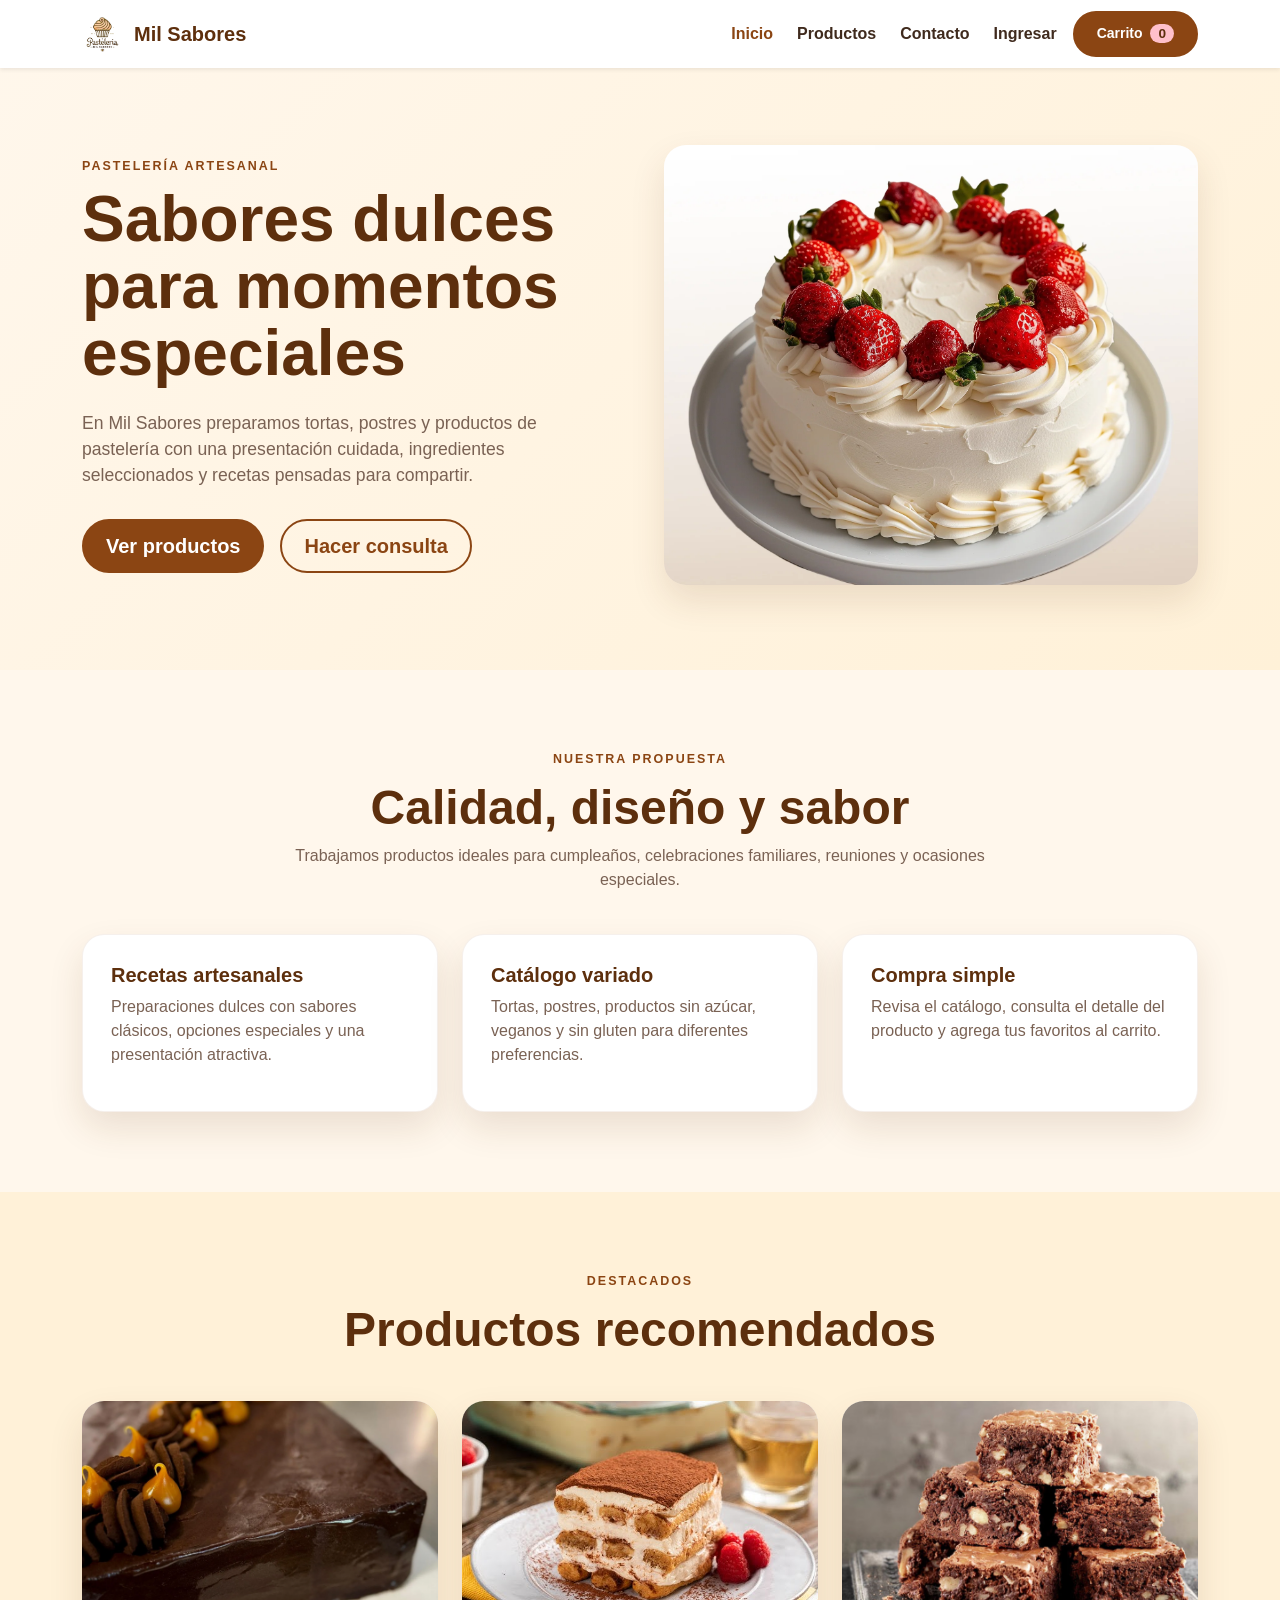
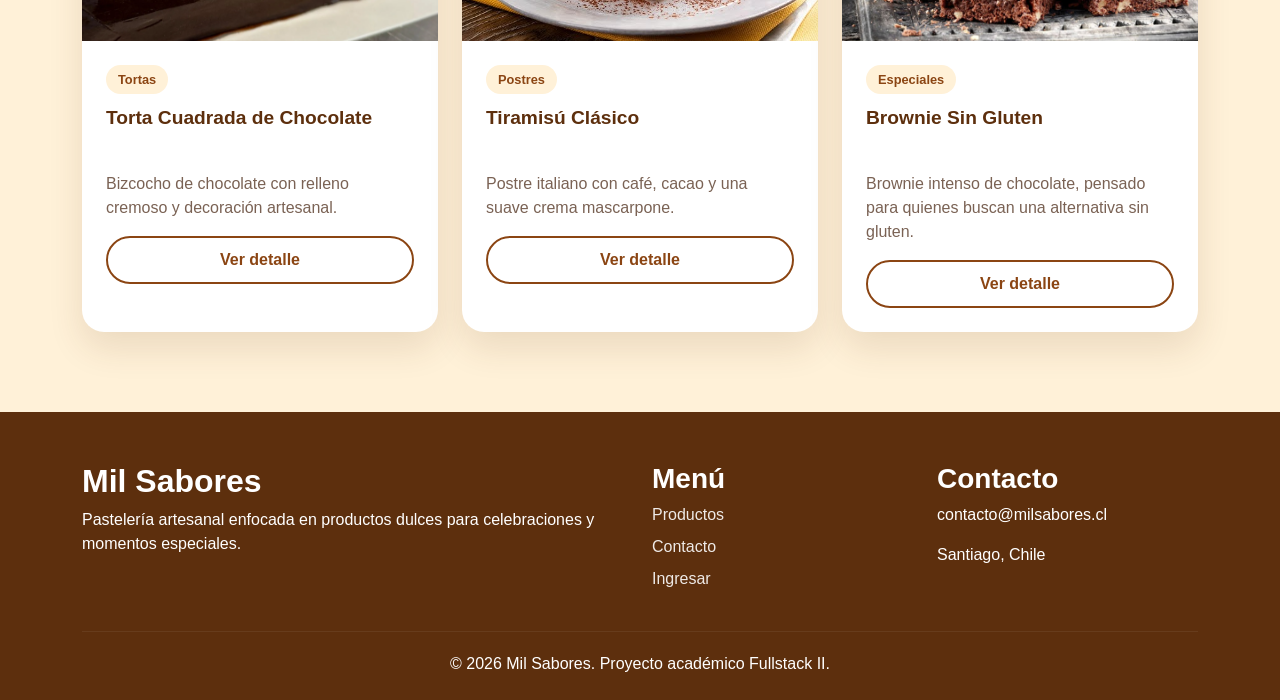
<file: index.html>
<!DOCTYPE html>
<html lang="es">
<head>
  <meta charset="UTF-8">
  <meta name="viewport" content="width=device-width, initial-scale=1.0">
  <title>Mil Sabores | Pastelería Artesanal</title>
  <meta name="description" content="Pastelería artesanal Mil Sabores. Tortas, postres y productos dulces preparados con ingredientes de calidad.">
  <link href="https://cdn.jsdelivr.net/npm/bootstrap@5.3.3/dist/css/bootstrap.min.css" rel="stylesheet">
  <link rel="stylesheet" href="assets/css/styles.css">
</head>
<body>
  <header>
    <nav class="navbar navbar-expand-lg navbar-light bg-white shadow-sm fixed-top">
      <div class="container">
        <a class="navbar-brand brand" href="index.html">
          <img src="assets/img/icono.png" alt="Logo Mil Sabores">
          <span>Mil Sabores</span>
        </a>
        <button class="navbar-toggler" type="button" data-bs-toggle="collapse" data-bs-target="#menuPrincipal" aria-controls="menuPrincipal" aria-expanded="false" aria-label="Abrir menú">
          <span class="navbar-toggler-icon"></span>
        </button>
        <div class="collapse navbar-collapse" id="menuPrincipal">
          <ul class="navbar-nav ms-auto align-items-lg-center gap-lg-2">
            <li class="nav-item"><a class="nav-link active" href="index.html">Inicio</a></li>
            <li class="nav-item"><a class="nav-link" href="productos.html">Productos</a></li>
            <li class="nav-item"><a class="nav-link" href="contacto.html">Contacto</a></li>
            <li class="nav-item"><a class="nav-link" href="login.html">Ingresar</a></li>
            <li class="nav-item">
              <a class="btn btn-brand btn-sm" href="carrito.html">Carrito <span class="cart-count" data-cart-count>0</span></a>
            </li>
          </ul>
        </div>
      </div>
    </nav>
  </header>

  <main>
    <section class="hero-section">
      <div class="container">
        <div class="row align-items-center g-5">
          <div class="col-lg-6">
            <p class="eyebrow">Pastelería artesanal</p>
            <h1>Sabores dulces para momentos especiales</h1>
            <p class="hero-text">En Mil Sabores preparamos tortas, postres y productos de pastelería con una presentación cuidada, ingredientes seleccionados y recetas pensadas para compartir.</p>
            <div class="d-flex flex-column flex-sm-row gap-3">
              <a href="productos.html" class="btn btn-brand btn-lg">Ver productos</a>
              <a href="contacto.html" class="btn btn-outline-brand btn-lg">Hacer consulta</a>
            </div>
          </div>
          <div class="col-lg-6">
            <img class="hero-img" src="assets/img/Tindex.webp" alt="Torta artesanal de Mil Sabores">
          </div>
        </div>
      </div>
    </section>

    <section class="section-padding">
      <div class="container">
        <div class="section-title">
          <p class="eyebrow">Nuestra propuesta</p>
          <h2>Calidad, diseño y sabor</h2>
          <p>Trabajamos productos ideales para cumpleaños, celebraciones familiares, reuniones y ocasiones especiales.</p>
        </div>
        <div class="row g-4">
          <div class="col-md-4">
            <article class="info-card">
              <h3>Recetas artesanales</h3>
              <p>Preparaciones dulces con sabores clásicos, opciones especiales y una presentación atractiva.</p>
            </article>
          </div>
          <div class="col-md-4">
            <article class="info-card">
              <h3>Catálogo variado</h3>
              <p>Tortas, postres, productos sin azúcar, veganos y sin gluten para diferentes preferencias.</p>
            </article>
          </div>
          <div class="col-md-4">
            <article class="info-card">
              <h3>Compra simple</h3>
              <p>Revisa el catálogo, consulta el detalle del producto y agrega tus favoritos al carrito.</p>
            </article>
          </div>
        </div>
      </div>
    </section>

    <section class="section-padding bg-soft">
      <div class="container">
        <div class="section-title">
          <p class="eyebrow">Destacados</p>
          <h2>Productos recomendados</h2>
        </div>
        <div class="row g-4">
          <div class="col-md-4">
            <article class="product-card">
              <img src="assets/img/TCChocolate.webp" alt="Torta cuadrada de chocolate">
              <div class="product-body">
                <span class="product-category">Tortas</span>
                <h3>Torta Cuadrada de Chocolate</h3>
                <p>Bizcocho de chocolate con relleno cremoso y decoración artesanal.</p>
                <a href="detalle.html?id=torta-chocolate" class="btn btn-outline-brand w-100">Ver detalle</a>
              </div>
            </article>
          </div>
          <div class="col-md-4">
            <article class="product-card">
              <img src="assets/img/tiramisuclasico.jpg" alt="Tiramisú clásico">
              <div class="product-body">
                <span class="product-category">Postres</span>
                <h3>Tiramisú Clásico</h3>
                <p>Postre italiano con café, cacao y una suave crema mascarpone.</p>
                <a href="detalle.html?id=tiramisu-clasico" class="btn btn-outline-brand w-100">Ver detalle</a>
              </div>
            </article>
          </div>
          <div class="col-md-4">
            <article class="product-card">
              <img src="assets/img/browniesingluten.avif" alt="Brownie sin gluten">
              <div class="product-body">
                <span class="product-category">Especiales</span>
                <h3>Brownie Sin Gluten</h3>
                <p>Brownie intenso de chocolate, pensado para quienes buscan una alternativa sin gluten.</p>
                <a href="detalle.html?id=brownie-sin-gluten" class="btn btn-outline-brand w-100">Ver detalle</a>
              </div>
            </article>
          </div>
        </div>
      </div>
    </section>
  </main>

  <footer class="footer">
    <div class="container">
      <div class="row g-4">
        <div class="col-md-6">
          <h2>Mil Sabores</h2>
          <p>Pastelería artesanal enfocada en productos dulces para celebraciones y momentos especiales.</p>
        </div>
        <div class="col-md-3">
          <h3>Menú</h3>
          <a href="productos.html">Productos</a>
          <a href="contacto.html">Contacto</a>
          <a href="login.html">Ingresar</a>
        </div>
        <div class="col-md-3">
          <h3>Contacto</h3>
          <p>contacto@milsabores.cl</p>
          <p>Santiago, Chile</p>
        </div>
      </div>
      <hr>
      <p class="text-center mb-0">© 2026 Mil Sabores. Proyecto académico Fullstack II.</p>
    </div>
  </footer>

  <script src="assets/js/carrito.js"></script>
  <script src="assets/js/main.js"></script>
  <script src="https://cdn.jsdelivr.net/npm/bootstrap@5.3.3/dist/js/bootstrap.bundle.min.js"></script>
</body>
</html>
</file>
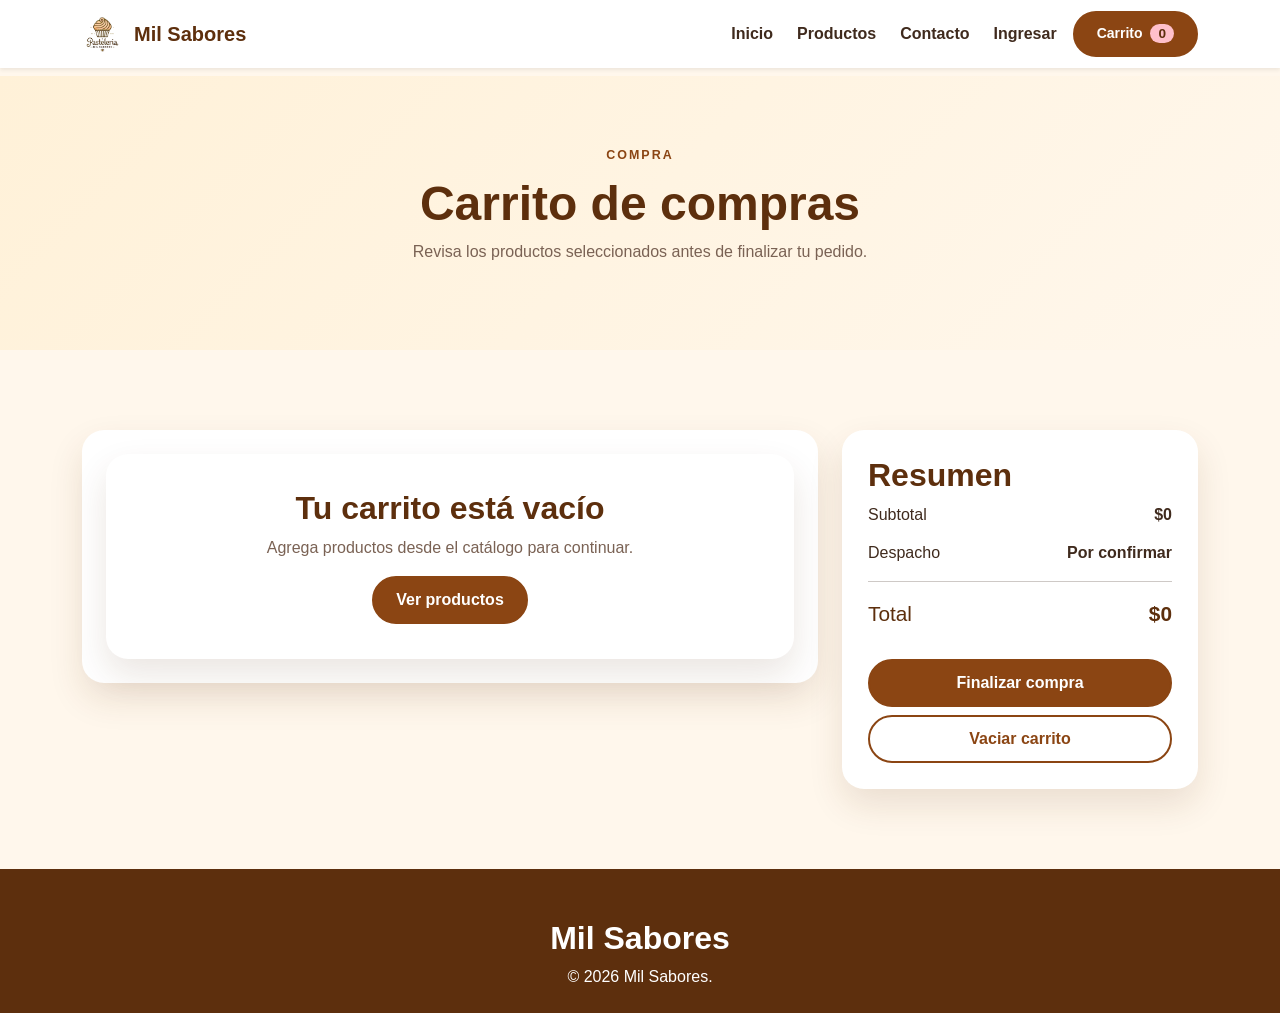
<file: carrito.html>
<!DOCTYPE html>
<html lang="es">
<head>
  <meta charset="UTF-8">
  <meta name="viewport" content="width=device-width, initial-scale=1.0">
  <title>Carrito | Mil Sabores</title>
  <link href="https://cdn.jsdelivr.net/npm/bootstrap@5.3.3/dist/css/bootstrap.min.css" rel="stylesheet">
  <link rel="stylesheet" href="assets/css/styles.css">
</head>
<body>
  <header>
    <nav class="navbar navbar-expand-lg navbar-light bg-white shadow-sm fixed-top">
      <div class="container">
        <a class="navbar-brand brand" href="index.html"><img src="assets/img/icono.png" alt="Logo Mil Sabores"><span>Mil Sabores</span></a>
        <button class="navbar-toggler" type="button" data-bs-toggle="collapse" data-bs-target="#menuPrincipal" aria-label="Abrir menú"><span class="navbar-toggler-icon"></span></button>
        <div class="collapse navbar-collapse" id="menuPrincipal">
          <ul class="navbar-nav ms-auto align-items-lg-center gap-lg-2">
            <li class="nav-item"><a class="nav-link" href="index.html">Inicio</a></li>
            <li class="nav-item"><a class="nav-link" href="productos.html">Productos</a></li>
            <li class="nav-item"><a class="nav-link" href="contacto.html">Contacto</a></li>
            <li class="nav-item"><a class="nav-link" href="login.html">Ingresar</a></li>
            <li class="nav-item"><a class="btn btn-brand btn-sm" href="carrito.html">Carrito <span class="cart-count" data-cart-count>0</span></a></li>
          </ul>
        </div>
      </div>
    </nav>
  </header>

  <main class="page-main">
    <section class="page-header">
      <div class="container">
        <p class="eyebrow">Compra</p>
        <h1>Carrito de compras</h1>
        <p>Revisa los productos seleccionados antes de finalizar tu pedido.</p>
      </div>
    </section>

    <section class="section-padding">
      <div class="container">
        <div class="row g-4">
          <div class="col-lg-8">
            <div id="carritoContenido" class="cart-panel"></div>
          </div>
          <div class="col-lg-4">
            <aside class="summary-card">
              <h2>Resumen</h2>
              <div class="summary-row">
                <span>Subtotal</span>
                <strong id="subtotalCarrito">$0</strong>
              </div>
              <div class="summary-row">
                <span>Despacho</span>
                <strong>Por confirmar</strong>
              </div>
              <hr>
              <div class="summary-row total">
                <span>Total</span>
                <strong id="totalCarrito">$0</strong>
              </div>
              <button id="btnFinalizarCompra" class="btn btn-brand w-100 mt-3">Finalizar compra</button>
              <button id="btnVaciarCarrito" class="btn btn-outline-brand w-100 mt-2">Vaciar carrito</button>
            </aside>
          </div>
        </div>
      </div>
    </section>
  </main>

  <footer class="footer">
    <div class="container text-center">
      <h2>Mil Sabores</h2>
      <p class="mb-0">© 2026 Mil Sabores.</p>
    </div>
  </footer>

  <script src="assets/js/carrito.js"></script>
  <script src="assets/js/main.js"></script>
  <script src="https://cdn.jsdelivr.net/npm/bootstrap@5.3.3/dist/js/bootstrap.bundle.min.js"></script>
</body>
</html>
</file>
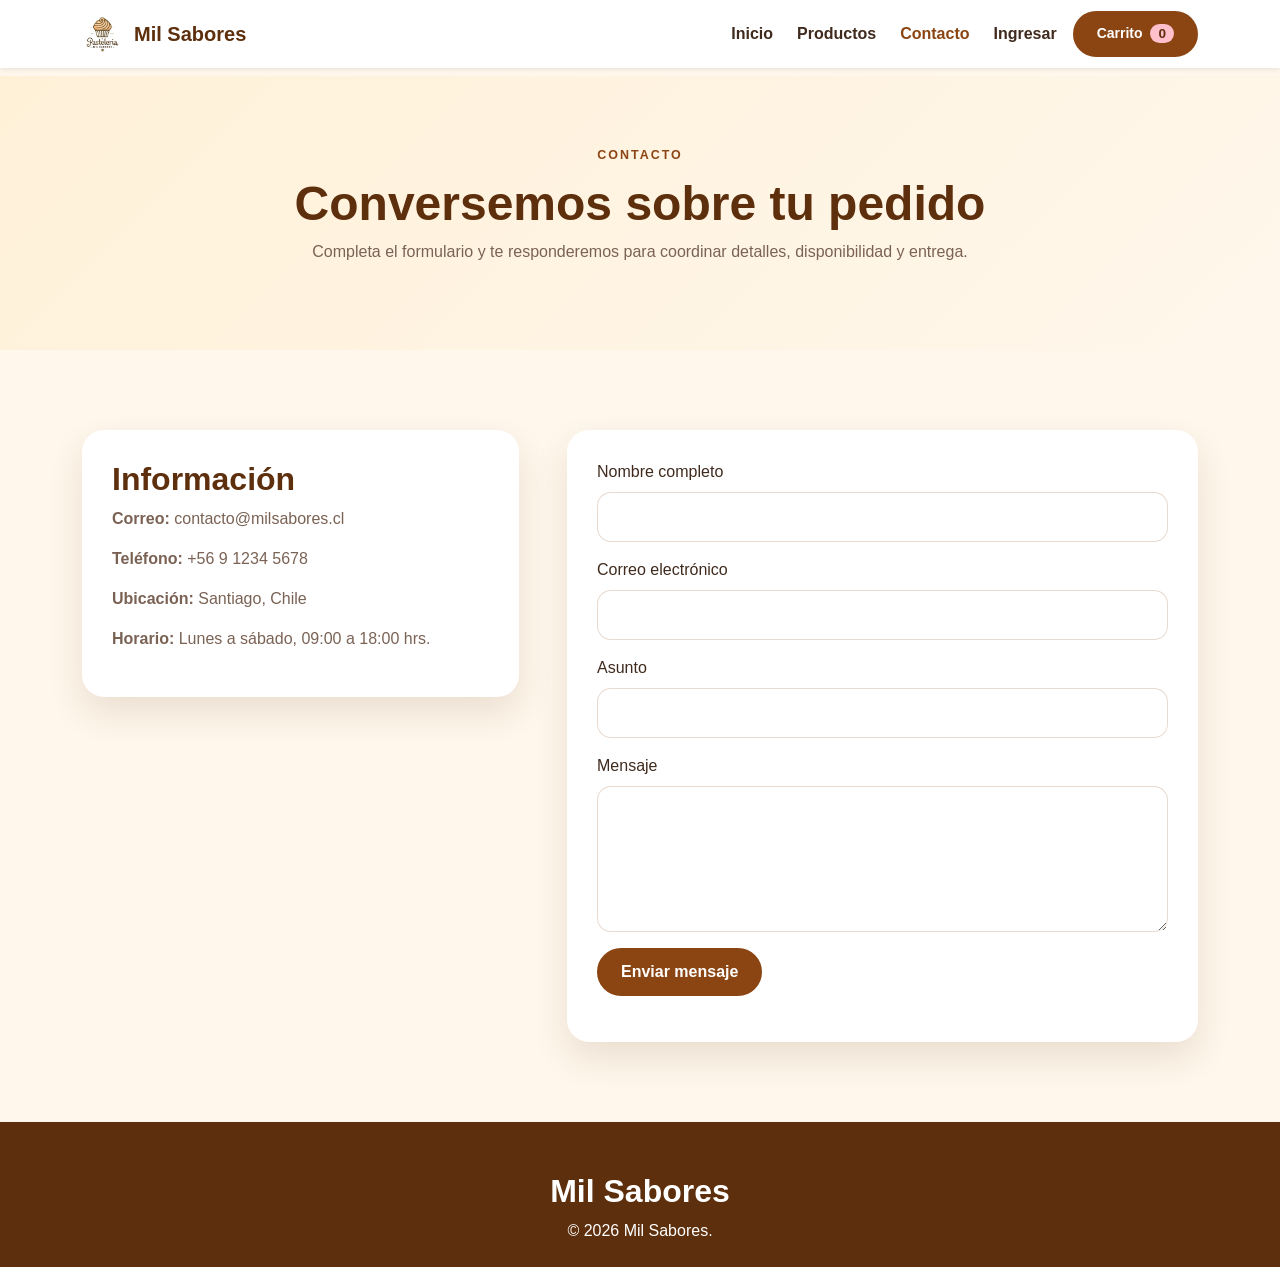
<file: contacto.html>
<!DOCTYPE html>
<html lang="es">
<head>
  <meta charset="UTF-8">
  <meta name="viewport" content="width=device-width, initial-scale=1.0">
  <title>Contacto | Mil Sabores</title>
  <link href="https://cdn.jsdelivr.net/npm/bootstrap@5.3.3/dist/css/bootstrap.min.css" rel="stylesheet">
  <link rel="stylesheet" href="assets/css/styles.css">
</head>
<body>
  <header>
    <nav class="navbar navbar-expand-lg navbar-light bg-white shadow-sm fixed-top">
      <div class="container">
        <a class="navbar-brand brand" href="index.html"><img src="assets/img/icono.png" alt="Logo Mil Sabores"><span>Mil Sabores</span></a>
        <button class="navbar-toggler" type="button" data-bs-toggle="collapse" data-bs-target="#menuPrincipal" aria-label="Abrir menú"><span class="navbar-toggler-icon"></span></button>
        <div class="collapse navbar-collapse" id="menuPrincipal">
          <ul class="navbar-nav ms-auto align-items-lg-center gap-lg-2">
            <li class="nav-item"><a class="nav-link" href="index.html">Inicio</a></li>
            <li class="nav-item"><a class="nav-link" href="productos.html">Productos</a></li>
            <li class="nav-item"><a class="nav-link active" href="contacto.html">Contacto</a></li>
            <li class="nav-item"><a class="nav-link" href="login.html">Ingresar</a></li>
            <li class="nav-item"><a class="btn btn-brand btn-sm" href="carrito.html">Carrito <span class="cart-count" data-cart-count>0</span></a></li>
          </ul>
        </div>
      </div>
    </nav>
  </header>

  <main class="page-main">
    <section class="page-header">
      <div class="container">
        <p class="eyebrow">Contacto</p>
        <h1>Conversemos sobre tu pedido</h1>
        <p>Completa el formulario y te responderemos para coordinar detalles, disponibilidad y entrega.</p>
      </div>
    </section>

    <section class="section-padding">
      <div class="container">
        <div class="row g-5">
          <div class="col-lg-5">
            <div class="contact-card">
              <h2>Información</h2>
              <p><strong>Correo:</strong> contacto@milsabores.cl</p>
              <p><strong>Teléfono:</strong> +56 9 1234 5678</p>
              <p><strong>Ubicación:</strong> Santiago, Chile</p>
              <p><strong>Horario:</strong> Lunes a sábado, 09:00 a 18:00 hrs.</p>
            </div>
          </div>
          <div class="col-lg-7">
            <form id="contactoForm" class="form-card">
              <div class="mb-3">
                <label for="nombre" class="form-label">Nombre completo</label>
                <input type="text" class="form-control" id="nombre" required>
              </div>
              <div class="mb-3">
                <label for="email" class="form-label">Correo electrónico</label>
                <input type="email" class="form-control" id="email" required>
              </div>
              <div class="mb-3">
                <label for="asunto" class="form-label">Asunto</label>
                <input type="text" class="form-control" id="asunto" required>
              </div>
              <div class="mb-3">
                <label for="mensaje" class="form-label">Mensaje</label>
                <textarea class="form-control" id="mensaje" rows="5" required></textarea>
              </div>
              <button type="submit" class="btn btn-brand">Enviar mensaje</button>
              <p id="mensajeContacto" class="form-message"></p>
            </form>
          </div>
        </div>
      </div>
    </section>
  </main>

  <footer class="footer">
    <div class="container text-center">
      <h2>Mil Sabores</h2>
      <p class="mb-0">© 2026 Mil Sabores.</p>
    </div>
  </footer>

  <script src="assets/js/carrito.js"></script>
  <script src="assets/js/main.js"></script>
  <script src="https://cdn.jsdelivr.net/npm/bootstrap@5.3.3/dist/js/bootstrap.bundle.min.js"></script>
</body>
</html>
</file>
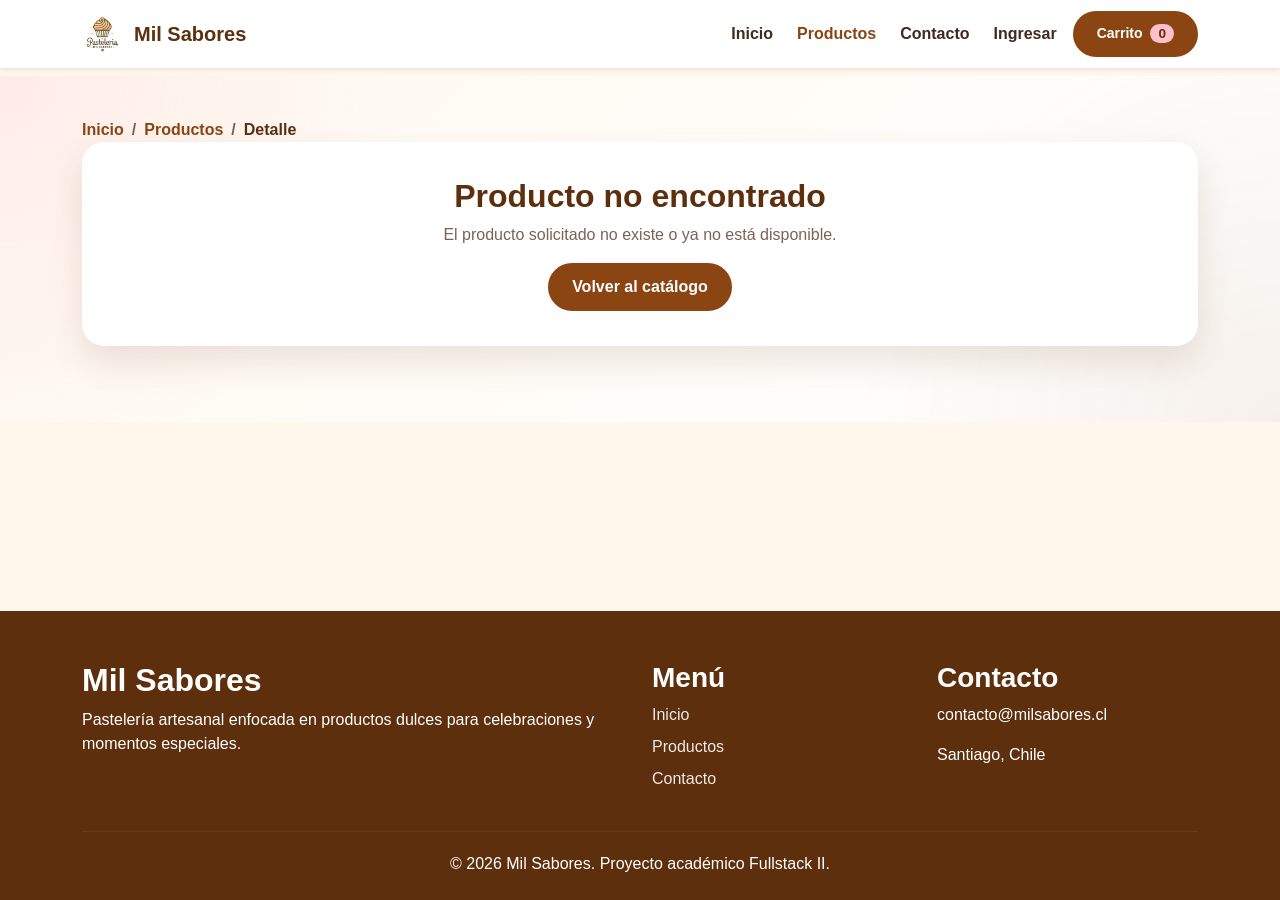
<file: detalle.html>
<!DOCTYPE html>
<html lang="es">
<head>
  <meta charset="UTF-8">
  <meta name="viewport" content="width=device-width, initial-scale=1.0">
  <title>Detalle de producto | Mil Sabores</title>
  <meta name="description" content="Detalle del producto seleccionado en la pastelería Mil Sabores.">
  <link href="https://cdn.jsdelivr.net/npm/bootstrap@5.3.3/dist/css/bootstrap.min.css" rel="stylesheet">
  <link rel="stylesheet" href="assets/css/styles.css">
</head>

<body>
  <header>
    <nav class="navbar navbar-expand-lg navbar-light bg-white shadow-sm fixed-top">
      <div class="container">
        <a class="navbar-brand brand" href="index.html">
          <img src="assets/img/icono.png" alt="Logo Mil Sabores">
          <span>Mil Sabores</span>
        </a>

        <button
          class="navbar-toggler"
          type="button"
          data-bs-toggle="collapse"
          data-bs-target="#menuPrincipal"
          aria-controls="menuPrincipal"
          aria-expanded="false"
          aria-label="Abrir menú">
          <span class="navbar-toggler-icon"></span>
        </button>

        <div class="collapse navbar-collapse" id="menuPrincipal">
          <ul class="navbar-nav ms-auto align-items-lg-center gap-lg-2">
            <li class="nav-item"><a class="nav-link" href="index.html">Inicio</a></li>
            <li class="nav-item"><a class="nav-link active" href="productos.html">Productos</a></li>
            <li class="nav-item"><a class="nav-link" href="contacto.html">Contacto</a></li>
            <li class="nav-item"><a class="nav-link" href="login.html">Ingresar</a></li>
            <li class="nav-item">
              <a class="btn btn-brand btn-sm" href="carrito.html">
                Carrito <span class="cart-count" data-cart-count>0</span>
              </a>
            </li>
          </ul>
        </div>
      </div>
    </nav>
  </header>

  <main class="page-main detail-pro-page">
    <section class="detail-pro-section">
      <div class="container">
        <nav class="breadcrumb-line" aria-label="Ruta de navegación">
          <a href="index.html">Inicio</a>
          <span>/</span>
          <a href="productos.html">Productos</a>
          <span>/</span>
          <strong id="breadcrumbProducto">Detalle</strong>
        </nav>

        <div id="detalleProducto" class="product-detail-shell">
          <section class="product-gallery-panel" aria-label="Galería del producto">
            <div class="product-main-photo-wrap">
              <span id="detalleEtiqueta" class="detail-floating-label">Preparación artesanal</span>
              <img id="detalleImagen" class="product-main-photo" src="assets/img/icono.png" alt="Producto Mil Sabores">
            </div>

            <div id="detalleMiniaturas" class="product-thumbs" aria-label="Miniaturas del producto"></div>

            <div class="delivery-card">
              <div>
                <strong>Retiro o despacho</strong>
                <span>Coordinamos la entrega después de registrar el pedido.</span>
              </div>
              <div>
                <strong>Producto fresco</strong>
                <span>Preparado para celebraciones y ocasiones especiales.</span>
              </div>
            </div>
          </section>

          <section class="product-buy-panel" aria-label="Información de compra">
            <div class="product-topline">
              <span id="detalleCategoria" class="product-category">Categoría</span>
              <span id="detalleCodigo" class="sku-badge">Código</span>
            </div>

            <h1 id="detalleNombre">Nombre del producto</h1>

            <div class="review-line">
              <span class="review-stars">★★★★★</span>
              <span>4.8 / 5 · Producto recomendado por clientes</span>
            </div>

            <p id="detalleDescripcion" class="detail-lead">Descripción del producto.</p>

            <div class="price-panel">
              <div>
                <span>Precio referencial</span>
                <strong id="detallePrecio">$0</strong>
              </div>
              <small>Valor por unidad. La personalización se coordina por contacto.</small>
            </div>

            <div class="purchase-options">
              <div class="option-box">
                <label for="opcionMensaje" class="form-label">Personalización</label>
                <select id="opcionMensaje" class="form-select">
                  <option value="sin-mensaje">Sin mensaje personalizado</option>
                  <option value="con-mensaje">Agregar mensaje en la torta</option>
                  <option value="coordinar">Coordinar diseño por contacto</option>
                </select>
              </div>

              <div class="option-box">
                <label for="cantidadProducto" class="form-label">Cantidad</label>
                <div class="quantity-control quantity-control-pro">
                  <button type="button" id="btnRestarCantidad" aria-label="Disminuir cantidad">−</button>
                  <input type="number" id="cantidadProducto" min="1" value="1">
                  <button type="button" id="btnSumarCantidad" aria-label="Aumentar cantidad">+</button>
                </div>
              </div>
            </div>

            <div class="detail-actions detail-actions-pro">
              <button id="btnAgregarDetalle" class="btn btn-brand btn-lg">Agregar al carrito</button>
              <button id="btnComprarAhora" class="btn btn-outline-brand btn-lg">Comprar ahora</button>
            </div>

            <div id="mensajeDetalle" class="detail-message d-none"></div>

            <div class="secure-notice">
              <span>✓ Pedido guardado en el carrito</span>
              <span>✓ Atención personalizada</span>
              <span>✓ Ideal para eventos</span>
            </div>
          </section>
        </div>

        <section id="detalleExtra" class="detail-extra-grid">
          <article class="detail-extra-card">
            <p class="eyebrow">Descripción</p>
            <h2>Información del producto</h2>
            <p id="detalleDetalle">Detalle del producto.</p>
          </article>

          <article class="detail-extra-card">
            <p class="eyebrow">Compra</p>
            <h2>Antes de realizar tu pedido</h2>
            <ul>
              <li>El producto se agrega al carrito para revisar el resumen de compra.</li>
              <li>La entrega o retiro se coordina según disponibilidad.</li>
              <li>Las imágenes son referenciales y pueden variar según decoración.</li>
            </ul>
          </article>
        </section>

        <div id="productoNoEncontrado" class="empty-message d-none">
          <h2>Producto no encontrado</h2>
          <p>El producto solicitado no existe o ya no está disponible.</p>
          <a href="productos.html" class="btn btn-brand">Volver al catálogo</a>
        </div>
      </div>
    </section>

    <section id="seccionRelacionados" class="section-padding bg-soft d-none">
      <div class="container">
        <div class="section-title">
          <p class="eyebrow">También podría interesarte</p>
          <h2>Productos relacionados</h2>
        </div>
        <div id="productosRelacionados" class="row g-4"></div>
      </div>
    </section>
  </main>

  <footer class="footer">
    <div class="container">
      <div class="row g-4 align-items-start">
        <div class="col-md-6">
          <h2>Mil Sabores</h2>
          <p>Pastelería artesanal enfocada en productos dulces para celebraciones y momentos especiales.</p>
        </div>
        <div class="col-md-3">
          <h3>Menú</h3>
          <a href="index.html">Inicio</a>
          <a href="productos.html">Productos</a>
          <a href="contacto.html">Contacto</a>
        </div>
        <div class="col-md-3">
          <h3>Contacto</h3>
          <p>contacto@milsabores.cl</p>
          <p>Santiago, Chile</p>
        </div>
      </div>
      <hr>
      <p class="text-center mb-0">© 2026 Mil Sabores. Proyecto académico Fullstack II.</p>
    </div>
  </footer>

  <script src="assets/js/productos-data.js"></script>
  <script src="assets/js/carrito.js"></script>
  <script src="assets/js/detalle.js"></script>
  <script src="assets/js/main.js"></script>
  <script src="https://cdn.jsdelivr.net/npm/bootstrap@5.3.3/dist/js/bootstrap.bundle.min.js"></script>
</body>
</html>
</file>
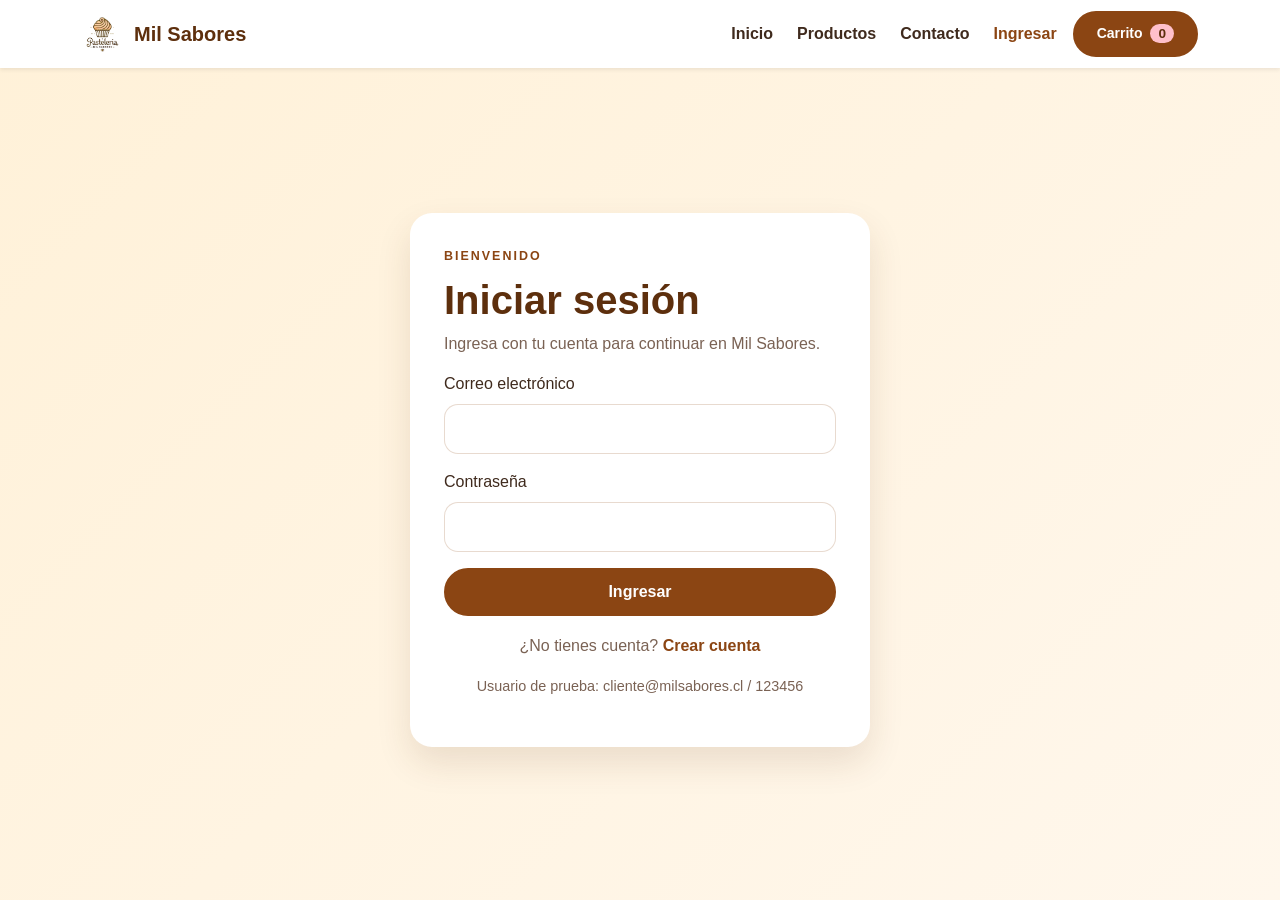
<file: login.html>
<!DOCTYPE html>
<html lang="es">
<head>
  <meta charset="UTF-8">
  <meta name="viewport" content="width=device-width, initial-scale=1.0">
  <title>Iniciar sesión | Mil Sabores</title>
  <link href="https://cdn.jsdelivr.net/npm/bootstrap@5.3.3/dist/css/bootstrap.min.css" rel="stylesheet">
  <link rel="stylesheet" href="assets/css/styles.css">
</head>
<body>
  <header>
    <nav class="navbar navbar-expand-lg navbar-light bg-white shadow-sm fixed-top">
      <div class="container">
        <a class="navbar-brand brand" href="index.html"><img src="assets/img/icono.png" alt="Logo Mil Sabores"><span>Mil Sabores</span></a>
        <button class="navbar-toggler" type="button" data-bs-toggle="collapse" data-bs-target="#menuPrincipal" aria-label="Abrir menú"><span class="navbar-toggler-icon"></span></button>
        <div class="collapse navbar-collapse" id="menuPrincipal">
          <ul class="navbar-nav ms-auto align-items-lg-center gap-lg-2">
            <li class="nav-item"><a class="nav-link" href="index.html">Inicio</a></li>
            <li class="nav-item"><a class="nav-link" href="productos.html">Productos</a></li>
            <li class="nav-item"><a class="nav-link" href="contacto.html">Contacto</a></li>
            <li class="nav-item"><a class="nav-link active" href="login.html">Ingresar</a></li>
            <li class="nav-item"><a class="btn btn-brand btn-sm" href="carrito.html">Carrito <span class="cart-count" data-cart-count>0</span></a></li>
          </ul>
        </div>
      </div>
    </nav>
  </header>

  <main class="auth-main">
    <section class="auth-card">
      <p class="eyebrow">Bienvenido</p>
      <h1>Iniciar sesión</h1>
      <p>Ingresa con tu cuenta para continuar en Mil Sabores.</p>

      <form id="loginForm">
        <div class="mb-3">
          <label for="loginEmail" class="form-label">Correo electrónico</label>
          <input type="email" id="loginEmail" class="form-control" required>
        </div>
        <div class="mb-3">
          <label for="loginPassword" class="form-label">Contraseña</label>
          <input type="password" id="loginPassword" class="form-control" required>
        </div>
        <button type="submit" class="btn btn-brand w-100">Ingresar</button>
        <p id="loginMensaje" class="form-message"></p>
      </form>

      <p class="auth-link">¿No tienes cuenta? <a href="register.html">Crear cuenta</a></p>
      <p class="demo-user">Usuario de prueba: cliente@milsabores.cl / 123456</p>
    </section>
  </main>

  <script src="assets/js/carrito.js"></script>
  <script src="assets/js/auth.js"></script>
  <script src="assets/js/main.js"></script>
  <script src="https://cdn.jsdelivr.net/npm/bootstrap@5.3.3/dist/js/bootstrap.bundle.min.js"></script>
</body>
</html>
</file>
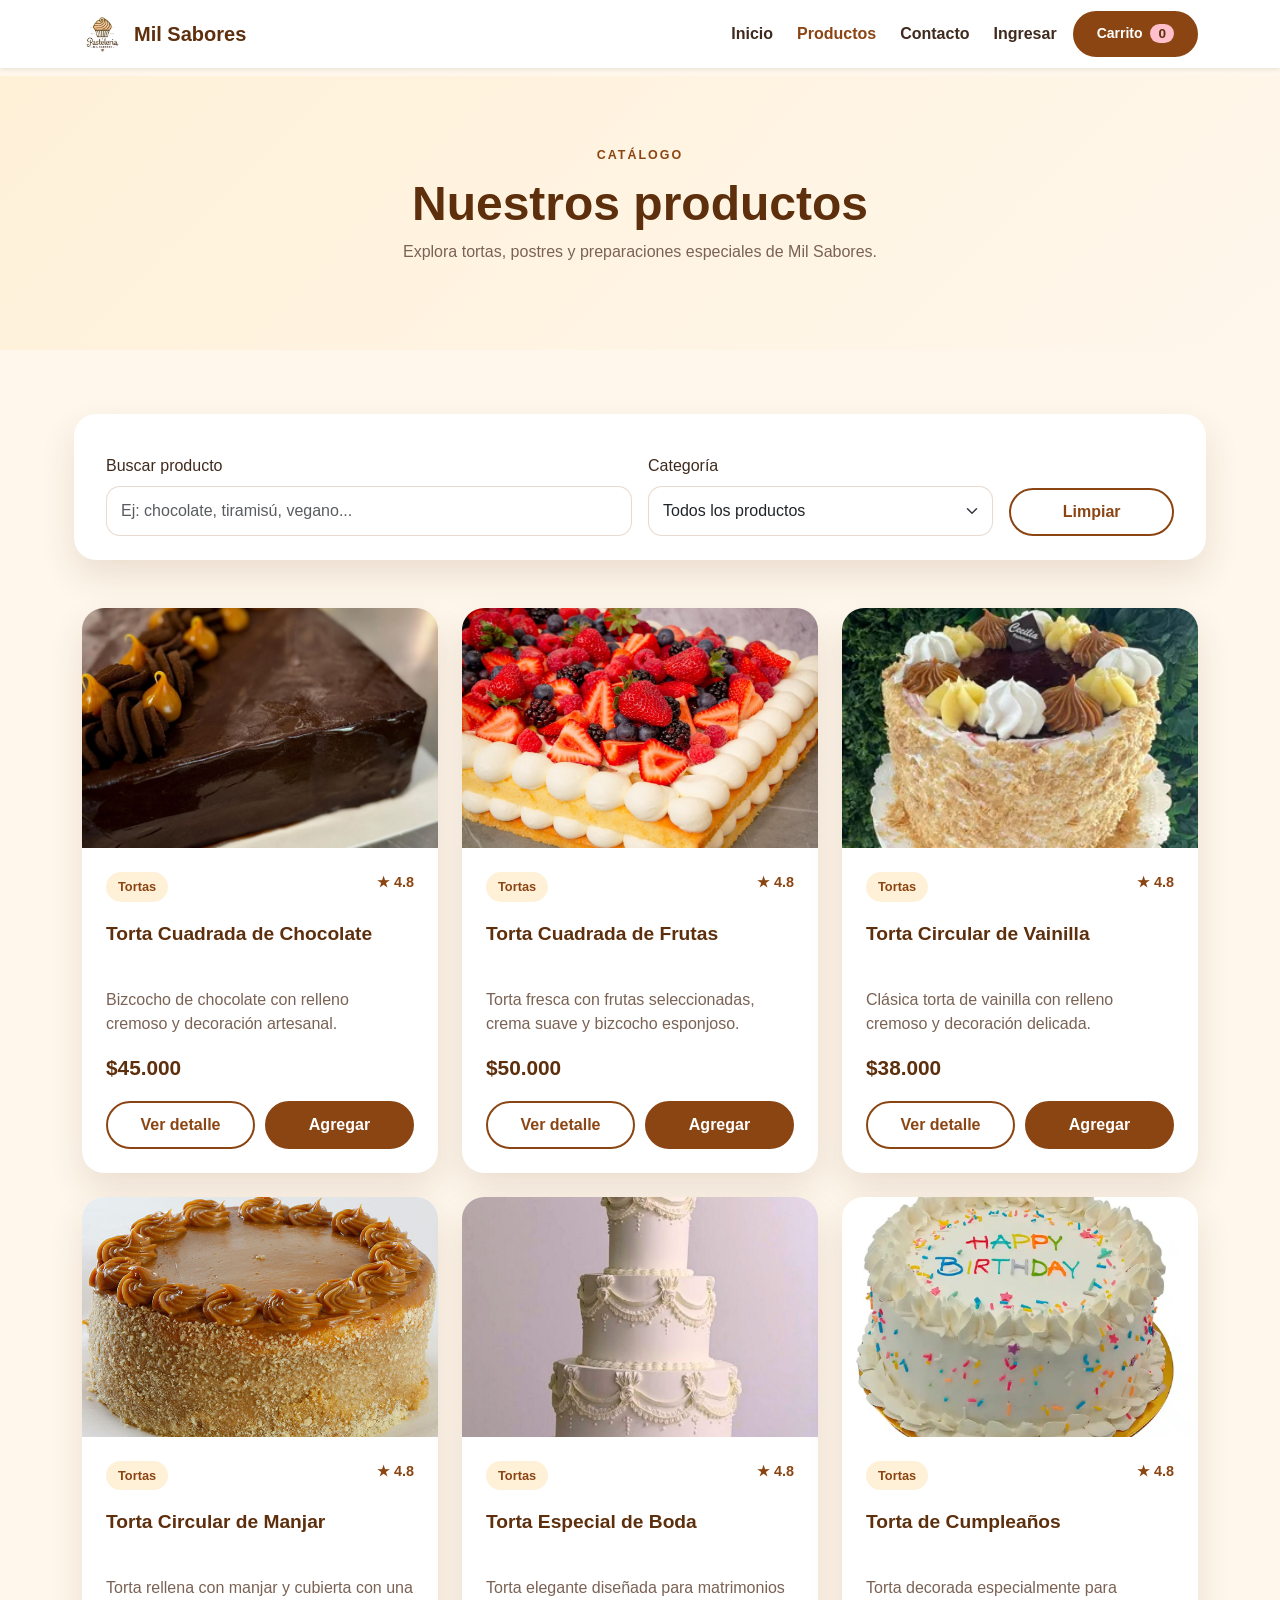
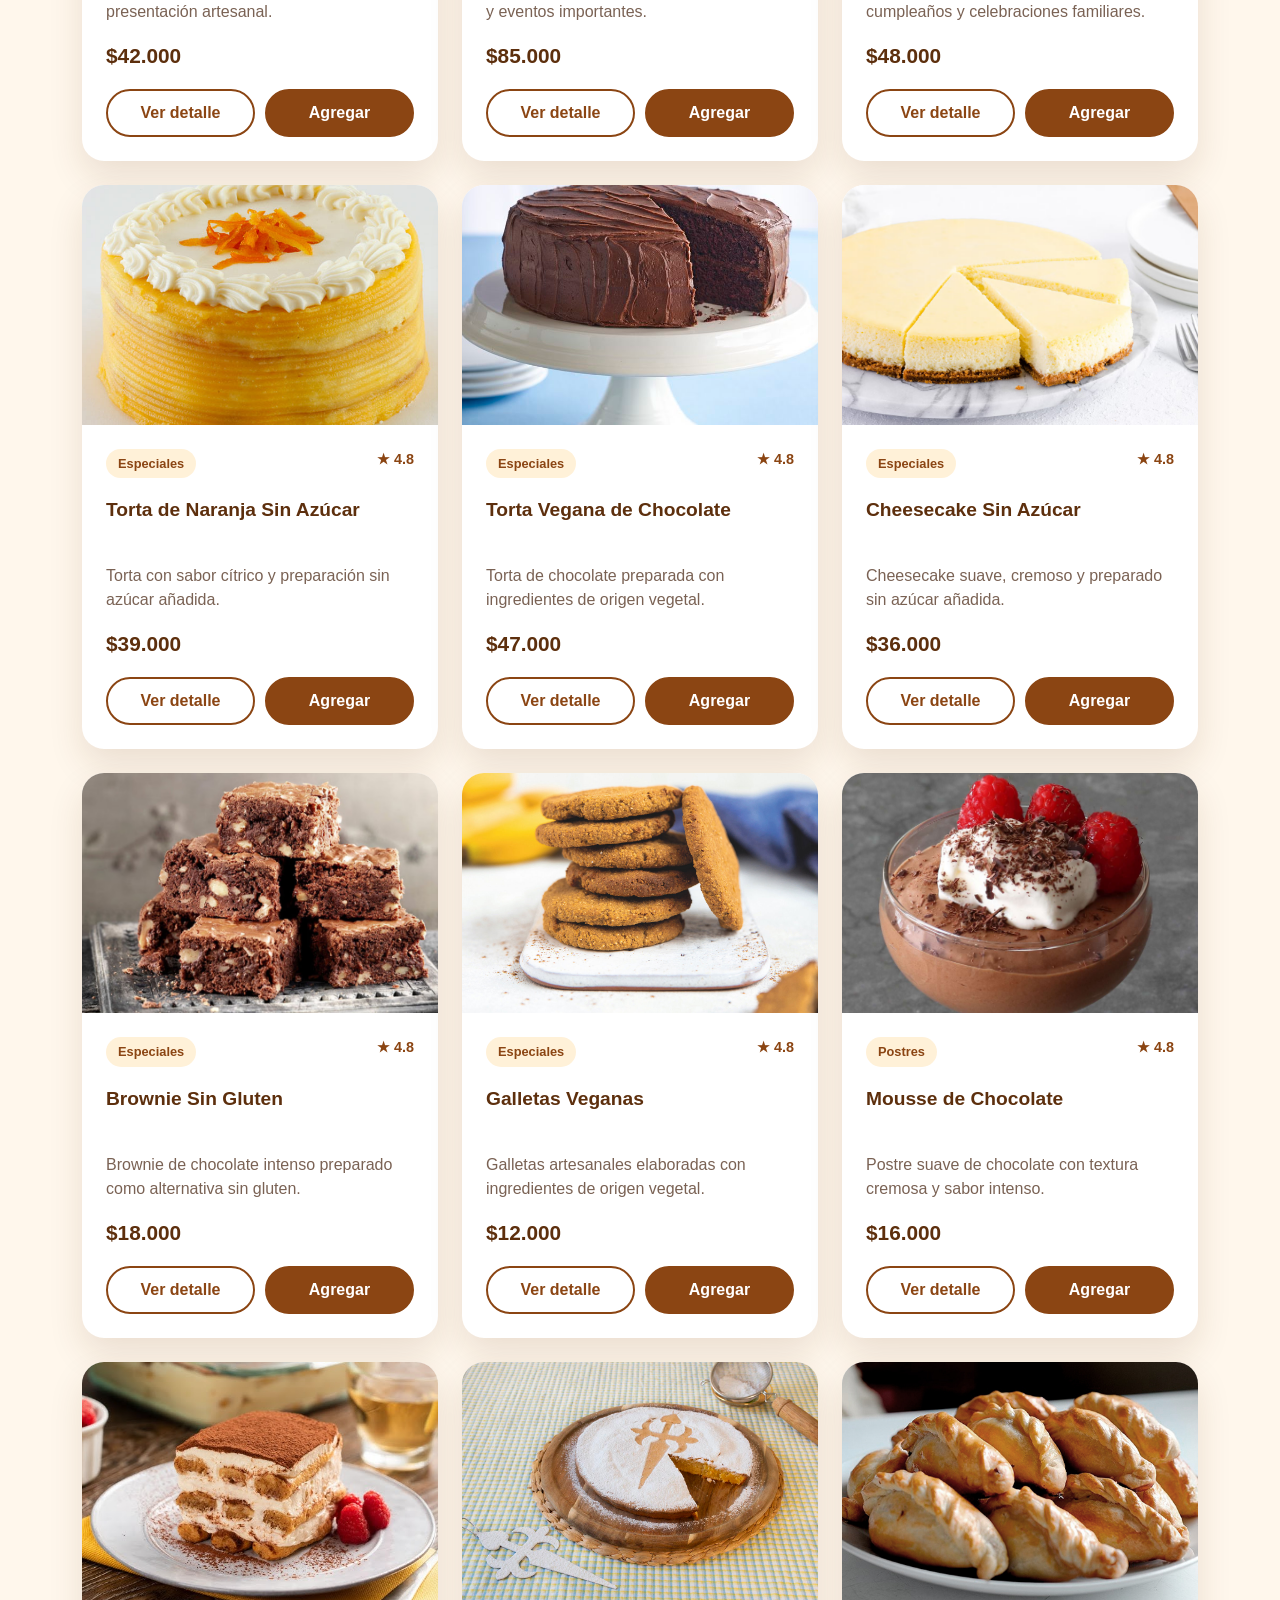
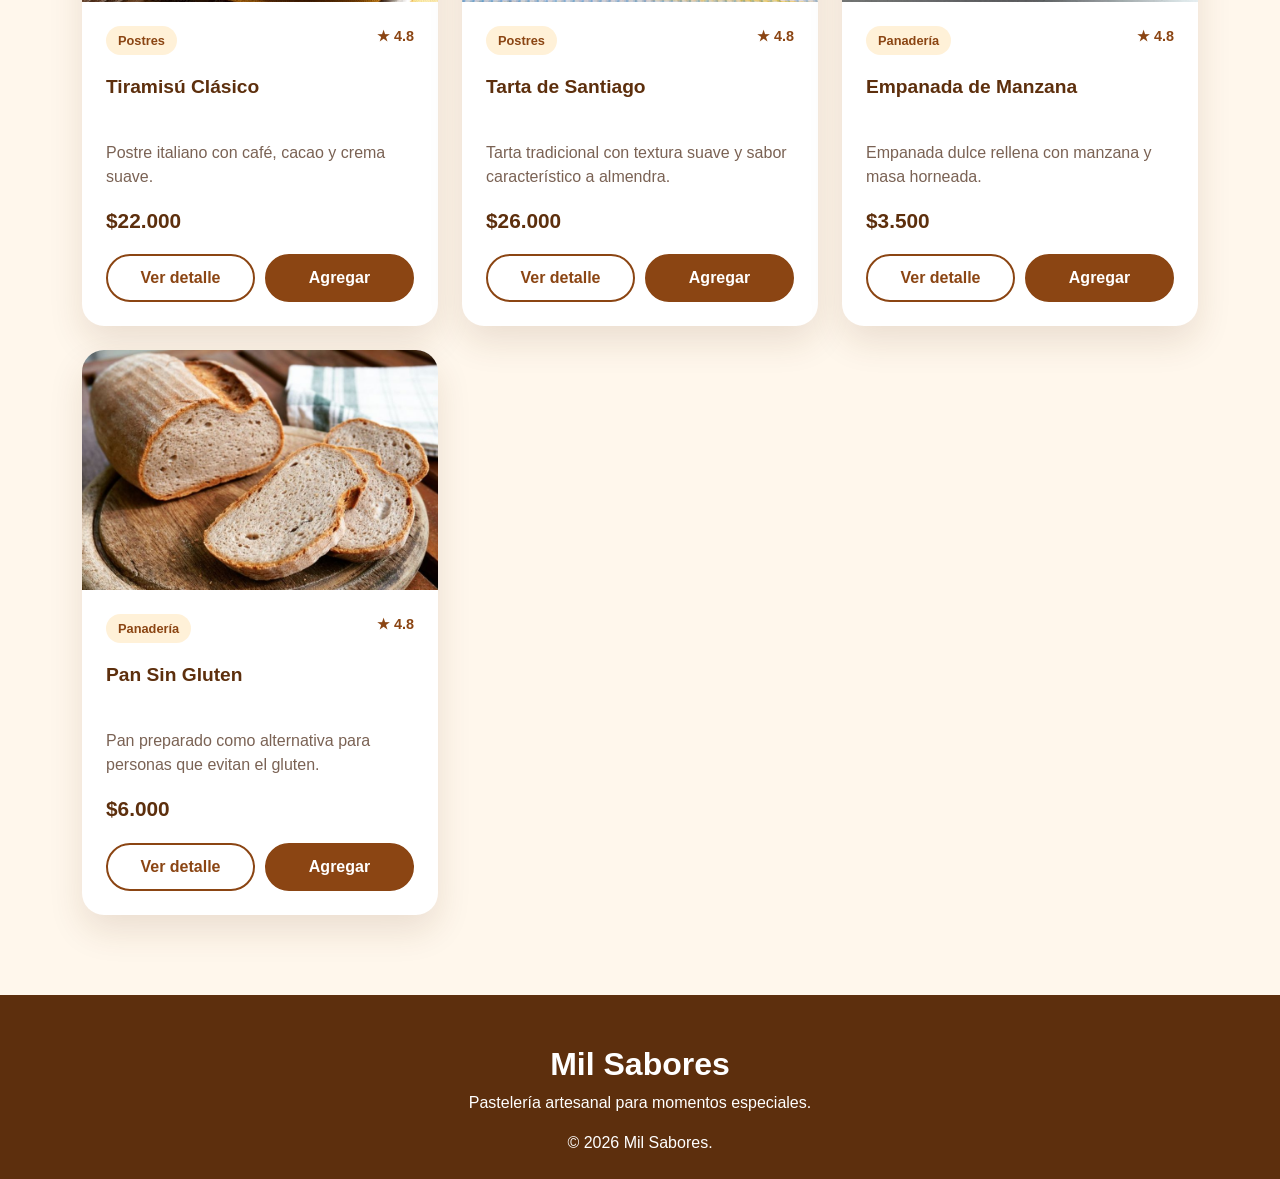
<file: productos.html>
<!DOCTYPE html>
<html lang="es">
<head>
  <meta charset="UTF-8">
  <meta name="viewport" content="width=device-width, initial-scale=1.0">
  <title>Productos | Mil Sabores</title>
  <link href="https://cdn.jsdelivr.net/npm/bootstrap@5.3.3/dist/css/bootstrap.min.css" rel="stylesheet">
  <link rel="stylesheet" href="assets/css/styles.css">
</head>
<body>
  <header>
    <nav class="navbar navbar-expand-lg navbar-light bg-white shadow-sm fixed-top">
      <div class="container">
        <a class="navbar-brand brand" href="index.html"><img src="assets/img/icono.png" alt="Logo Mil Sabores"><span>Mil Sabores</span></a>
        <button class="navbar-toggler" type="button" data-bs-toggle="collapse" data-bs-target="#menuPrincipal" aria-label="Abrir menú"><span class="navbar-toggler-icon"></span></button>
        <div class="collapse navbar-collapse" id="menuPrincipal">
          <ul class="navbar-nav ms-auto align-items-lg-center gap-lg-2">
            <li class="nav-item"><a class="nav-link" href="index.html">Inicio</a></li>
            <li class="nav-item"><a class="nav-link active" href="productos.html">Productos</a></li>
            <li class="nav-item"><a class="nav-link" href="contacto.html">Contacto</a></li>
            <li class="nav-item"><a class="nav-link" href="login.html">Ingresar</a></li>
            <li class="nav-item"><a class="btn btn-brand btn-sm" href="carrito.html">Carrito <span class="cart-count" data-cart-count>0</span></a></li>
          </ul>
        </div>
      </div>
    </nav>
  </header>

  <main class="page-main">
    <section class="page-header">
      <div class="container">
        <p class="eyebrow">Catálogo</p>
        <h1>Nuestros productos</h1>
        <p>Explora tortas, postres y preparaciones especiales de Mil Sabores.</p>
      </div>
    </section>

    <section class="section-padding">
      <div class="container">
        <div class="filters-panel row g-3 align-items-end">
          <div class="col-md-6">
            <label for="buscador" class="form-label">Buscar producto</label>
            <input type="search" id="buscador" class="form-control" placeholder="Ej: chocolate, tiramisú, vegano...">
          </div>
          <div class="col-md-4">
            <label for="filtroCategoria" class="form-label">Categoría</label>
            <select id="filtroCategoria" class="form-select">
              <option value="todos">Todos los productos</option>
              <option value="Tortas">Tortas</option>
              <option value="Postres">Postres</option>
              <option value="Especiales">Especiales</option>
              <option value="Panadería">Panadería</option>
            </select>
          </div>
          <div class="col-md-2">
            <button id="btnLimpiarFiltros" class="btn btn-outline-brand w-100">Limpiar</button>
          </div>
        </div>

        <div id="productosGrid" class="row g-4 mt-4"></div>
        <p id="sinResultados" class="empty-message d-none">No se encontraron productos con esos filtros.</p>
      </div>
    </section>
  </main>

  <footer class="footer">
    <div class="container text-center">
      <h2>Mil Sabores</h2>
      <p>Pastelería artesanal para momentos especiales.</p>
      <p class="mb-0">© 2026 Mil Sabores.</p>
    </div>
  </footer>

  <script src="assets/js/productos-data.js"></script>
  <script src="assets/js/carrito.js"></script>
  <script src="assets/js/productos.js"></script>
  <script src="assets/js/main.js"></script>
  <script src="https://cdn.jsdelivr.net/npm/bootstrap@5.3.3/dist/js/bootstrap.bundle.min.js"></script>
</body>
</html>
</file>
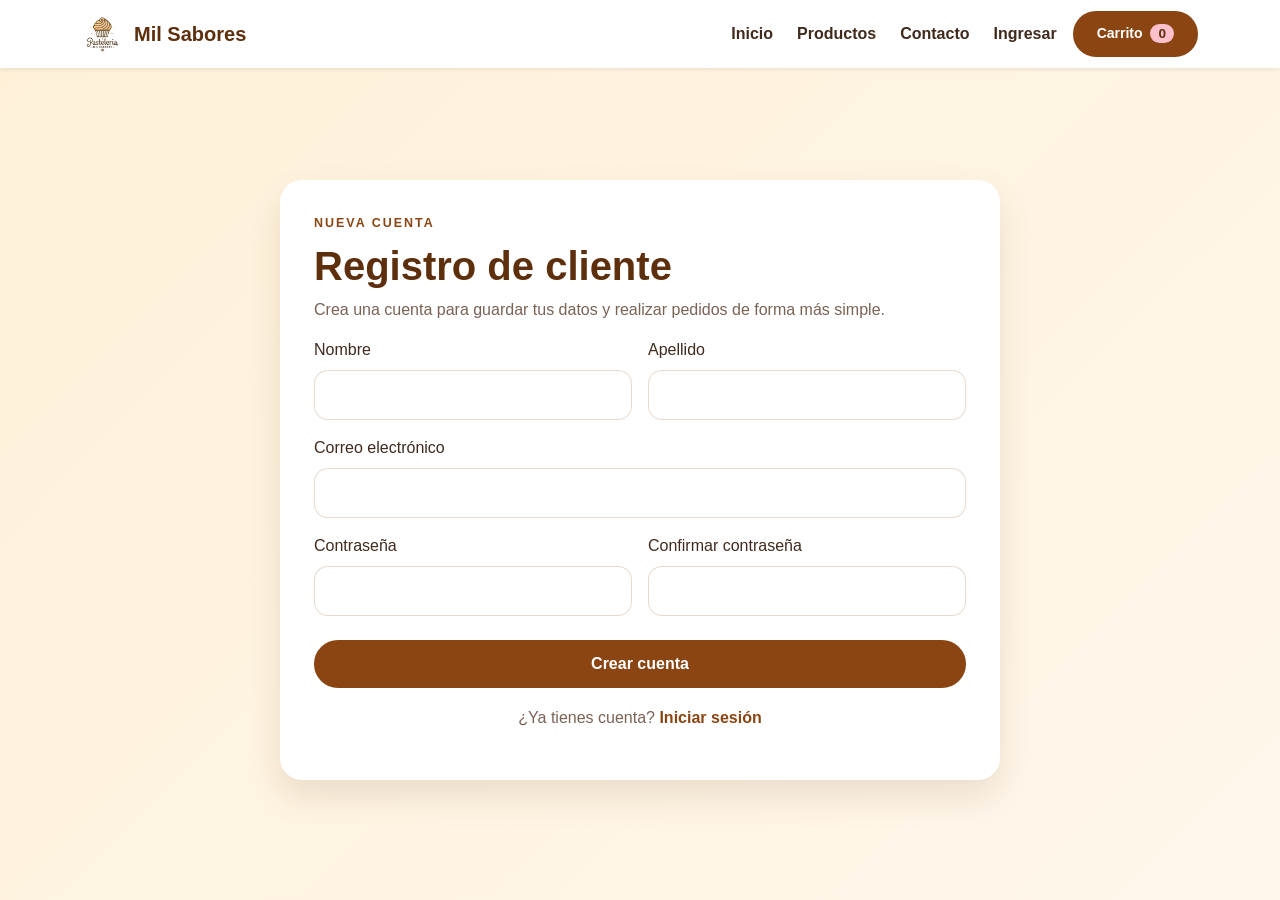
<file: register.html>
<!DOCTYPE html>
<html lang="es">
<head>
  <meta charset="UTF-8">
  <meta name="viewport" content="width=device-width, initial-scale=1.0">
  <title>Registro | Mil Sabores</title>
  <link href="https://cdn.jsdelivr.net/npm/bootstrap@5.3.3/dist/css/bootstrap.min.css" rel="stylesheet">
  <link rel="stylesheet" href="assets/css/styles.css">
</head>
<body>
  <header>
    <nav class="navbar navbar-expand-lg navbar-light bg-white shadow-sm fixed-top">
      <div class="container">
        <a class="navbar-brand brand" href="index.html"><img src="assets/img/icono.png" alt="Logo Mil Sabores"><span>Mil Sabores</span></a>
        <button class="navbar-toggler" type="button" data-bs-toggle="collapse" data-bs-target="#menuPrincipal" aria-label="Abrir menú"><span class="navbar-toggler-icon"></span></button>
        <div class="collapse navbar-collapse" id="menuPrincipal">
          <ul class="navbar-nav ms-auto align-items-lg-center gap-lg-2">
            <li class="nav-item"><a class="nav-link" href="index.html">Inicio</a></li>
            <li class="nav-item"><a class="nav-link" href="productos.html">Productos</a></li>
            <li class="nav-item"><a class="nav-link" href="contacto.html">Contacto</a></li>
            <li class="nav-item"><a class="nav-link" href="login.html">Ingresar</a></li>
            <li class="nav-item"><a class="btn btn-brand btn-sm" href="carrito.html">Carrito <span class="cart-count" data-cart-count>0</span></a></li>
          </ul>
        </div>
      </div>
    </nav>
  </header>

  <main class="auth-main">
    <section class="auth-card auth-card-wide">
      <p class="eyebrow">Nueva cuenta</p>
      <h1>Registro de cliente</h1>
      <p>Crea una cuenta para guardar tus datos y realizar pedidos de forma más simple.</p>

      <form id="registerForm">
        <div class="row g-3">
          <div class="col-md-6">
            <label for="registerNombre" class="form-label">Nombre</label>
            <input type="text" id="registerNombre" class="form-control" required>
          </div>
          <div class="col-md-6">
            <label for="registerApellido" class="form-label">Apellido</label>
            <input type="text" id="registerApellido" class="form-control" required>
          </div>
          <div class="col-md-12">
            <label for="registerEmail" class="form-label">Correo electrónico</label>
            <input type="email" id="registerEmail" class="form-control" required>
          </div>
          <div class="col-md-6">
            <label for="registerPassword" class="form-label">Contraseña</label>
            <input type="password" id="registerPassword" class="form-control" minlength="6" required>
          </div>
          <div class="col-md-6">
            <label for="registerPassword2" class="form-label">Confirmar contraseña</label>
            <input type="password" id="registerPassword2" class="form-control" minlength="6" required>
          </div>
        </div>
        <button type="submit" class="btn btn-brand w-100 mt-4">Crear cuenta</button>
        <p id="registerMensaje" class="form-message"></p>
      </form>

      <p class="auth-link">¿Ya tienes cuenta? <a href="login.html">Iniciar sesión</a></p>
    </section>
  </main>

  <script src="assets/js/carrito.js"></script>
  <script src="assets/js/auth.js"></script>
  <script src="assets/js/main.js"></script>
  <script src="https://cdn.jsdelivr.net/npm/bootstrap@5.3.3/dist/js/bootstrap.bundle.min.js"></script>
</body>
</html>
</file>
<file: assets/css/styles.css>
:root {
  --color-primary: #8b4513;
  --color-primary-dark: #5d2f0d;
  --color-accent: #ffc0cb;
  --color-bg: #fff7ec;
  --color-soft: #fff1d8;
  --color-text: #3f2a1d;
  --color-muted: #7a6254;
  --color-white: #ffffff;
  --shadow-soft: 0 16px 35px rgba(93, 47, 13, 0.12);
  --radius: 22px;
}

* {
  box-sizing: border-box;
}

body {
  margin: 0;
  font-family: Arial, Helvetica, sans-serif;
  color: var(--color-text);
  background: var(--color-bg);
}

img {
  max-width: 100%;
  display: block;
}

a {
  text-decoration: none;
}

h1,
h2,
h3 {
  font-weight: 800;
  color: var(--color-primary-dark);
}

p {
  color: var(--color-muted);
}

.brand {
  display: flex;
  align-items: center;
  gap: 10px;
  font-weight: 800;
  color: var(--color-primary-dark) !important;
}

.brand img {
  width: 42px;
  height: 42px;
  object-fit: contain;
}

.nav-link {
  font-weight: 600;
  color: var(--color-text) !important;
}

.nav-link.active,
.nav-link:hover {
  color: var(--color-primary) !important;
}

.btn-brand {
  background: var(--color-primary);
  border: 2px solid var(--color-primary);
  color: var(--color-white);
  font-weight: 700;
  border-radius: 999px;
  padding: 10px 22px;
}

.btn-brand:hover {
  background: var(--color-primary-dark);
  border-color: var(--color-primary-dark);
  color: var(--color-white);
}

.btn-outline-brand {
  background: transparent;
  border: 2px solid var(--color-primary);
  color: var(--color-primary);
  font-weight: 700;
  border-radius: 999px;
  padding: 10px 22px;
}

.btn-outline-brand:hover {
  background: var(--color-primary);
  color: var(--color-white);
}

.cart-count {
  background: var(--color-accent);
  color: var(--color-primary-dark);
  border-radius: 999px;
  padding: 2px 8px;
  margin-left: 4px;
  font-size: 0.85rem;
}

.hero-section {
  padding: 145px 0 85px;
  background: linear-gradient(135deg, var(--color-bg), var(--color-soft));
}

.eyebrow {
  text-transform: uppercase;
  letter-spacing: 2px;
  font-size: 0.78rem;
  color: var(--color-primary);
  font-weight: 800;
  margin-bottom: 10px;
}

.hero-section h1 {
  font-size: clamp(2.4rem, 5vw, 4.6rem);
  line-height: 1.05;
  margin-bottom: 22px;
}

.hero-text {
  font-size: 1.1rem;
  max-width: 560px;
  margin-bottom: 30px;
}

.hero-img,
.detail-img {
  width: 100%;
  height: 440px;
  object-fit: cover;
  border-radius: var(--radius);
  box-shadow: var(--shadow-soft);
}

.section-padding {
  padding: 80px 0;
}

.bg-soft {
  background: var(--color-soft);
}

.section-title {
  max-width: 720px;
  margin: 0 auto 42px;
  text-align: center;
}

.section-title h2,
.page-header h1 {
  font-size: clamp(2rem, 4vw, 3rem);
}

.info-card,
.product-card,
.form-card,
.contact-card,
.summary-card,
.cart-panel,
.auth-card,
.detail-card {
  background: var(--color-white);
  border-radius: var(--radius);
  box-shadow: var(--shadow-soft);
}

.info-card {
  padding: 28px;
  height: 100%;
  border: 1px solid rgba(139, 69, 19, 0.08);
}

.info-card h3 {
  font-size: 1.25rem;
}

.product-card {
  overflow: hidden;
  height: 100%;
  transition: transform 0.2s ease, box-shadow 0.2s ease;
}

.product-card:hover {
  transform: translateY(-5px);
  box-shadow: 0 22px 45px rgba(93, 47, 13, 0.18);
}

.product-card img {
  width: 100%;
  height: 240px;
  object-fit: cover;
}

.product-body {
  padding: 24px;
}

.product-category {
  display: inline-block;
  color: var(--color-primary);
  background: var(--color-soft);
  border-radius: 999px;
  padding: 5px 12px;
  font-size: 0.8rem;
  font-weight: 800;
  margin-bottom: 12px;
}

.product-card h3 {
  font-size: 1.2rem;
  min-height: 58px;
}

.product-price {
  color: var(--color-primary-dark);
  font-size: 1.3rem;
  font-weight: 800;
  margin-bottom: 18px;
}

.page-main {
  padding-top: 76px;
}

.page-header {
  background: linear-gradient(135deg, var(--color-soft), var(--color-bg));
  padding: 70px 0;
  text-align: center;
}

.filters-panel {
  background: var(--color-white);
  border-radius: var(--radius);
  box-shadow: var(--shadow-soft);
  padding: 24px;
}

.form-control,
.form-select {
  border-radius: 14px;
  padding: 12px 14px;
  border: 1px solid rgba(139, 69, 19, 0.2);
}

.form-control:focus,
.form-select:focus {
  border-color: var(--color-primary);
  box-shadow: 0 0 0 0.2rem rgba(139, 69, 19, 0.15);
}

.detail-card {
  padding: 34px;
}

.detail-card h1 {
  font-size: clamp(2rem, 4vw, 3.4rem);
}

.detail-description {
  font-size: 1.08rem;
}

.detail-price {
  color: var(--color-primary);
  font-size: 2rem;
  font-weight: 900;
  margin: 18px 0;
}

.quantity-box {
  max-width: 150px;
}

.back-link {
  color: var(--color-primary);
  font-weight: 800;
}

.empty-message {
  text-align: center;
  background: var(--color-white);
  border-radius: var(--radius);
  padding: 35px;
  box-shadow: var(--shadow-soft);
}

.cart-panel {
  padding: 24px;
}

.cart-item {
  display: grid;
  grid-template-columns: 90px 1fr auto;
  gap: 18px;
  align-items: center;
  padding: 18px 0;
  border-bottom: 1px solid rgba(139, 69, 19, 0.12);
}

.cart-item:last-child {
  border-bottom: 0;
}

.cart-item img {
  width: 90px;
  height: 90px;
  object-fit: cover;
  border-radius: 16px;
}

.cart-actions {
  display: flex;
  gap: 8px;
  align-items: center;
  justify-content: flex-end;
}

.cart-actions input {
  width: 75px;
}

.summary-card {
  padding: 26px;
  position: sticky;
  top: 100px;
}

.summary-row {
  display: flex;
  justify-content: space-between;
  gap: 16px;
  margin-bottom: 14px;
}

.summary-row.total {
  font-size: 1.3rem;
  color: var(--color-primary-dark);
}

.form-card,
.contact-card {
  padding: 30px;
}

.form-message {
  margin-top: 14px;
  font-weight: 700;
}

.form-message.success {
  color: #198754;
}

.form-message.error {
  color: #dc3545;
}

.auth-main {
  min-height: 100vh;
  padding: 120px 18px 60px;
  display: flex;
  align-items: center;
  justify-content: center;
  background: linear-gradient(135deg, var(--color-soft), var(--color-bg));
}

.auth-card {
  width: 100%;
  max-width: 460px;
  padding: 34px;
}

.auth-card-wide {
  max-width: 720px;
}

.auth-link,
.demo-user {
  text-align: center;
  margin-top: 18px;
}

.auth-link a {
  color: var(--color-primary);
  font-weight: 800;
}

.demo-user {
  font-size: 0.9rem;
}

.footer {
  background: var(--color-primary-dark);
  color: var(--color-white);
  padding: 50px 0 24px;
}

.footer h2,
.footer h3,
.footer p,
.footer a {
  color: var(--color-white);
}

.footer a {
  display: block;
  margin-bottom: 8px;
  opacity: 0.9;
}

.footer a:hover {
  opacity: 1;
  text-decoration: underline;
}

.footer hr {
  border-color: rgba(255, 255, 255, 0.25);
  margin: 32px 0 20px;
}

@media (max-width: 768px) {
  .hero-section {
    padding-top: 125px;
  }

  .hero-img,
  .detail-img {
    height: 300px;
  }

  .cart-item {
    grid-template-columns: 75px 1fr;
  }

  .cart-actions {
    grid-column: 1 / -1;
    justify-content: flex-start;
  }
}

/* ===============================
   Ajustes finales del proyecto v2
   =============================== */
html {
  height: 100%;
}

body {
  min-height: 100vh;
  display: flex;
  flex-direction: column;
}

main {
  flex: 1;
}

.footer {
  margin-top: auto;
}

.brand img {
  background: #ffffff;
  border-radius: 50%;
}

.product-image-link {
  display: block;
  overflow: hidden;
}

.product-card img {
  background: var(--color-soft);
}

.product-rating {
  color: var(--color-primary);
  font-weight: 800;
  font-size: 0.9rem;
  white-space: nowrap;
}

.product-actions {
  display: grid;
  grid-template-columns: 1fr 1fr;
  gap: 10px;
}

.btn-added {
  background: #198754 !important;
  border-color: #198754 !important;
}

.detail-section {
  background:
    radial-gradient(circle at top left, rgba(255, 192, 203, 0.22), transparent 32%),
    linear-gradient(135deg, var(--color-bg), #fff);
}

.breadcrumb-line {
  display: flex;
  flex-wrap: wrap;
  gap: 8px;
  align-items: center;
  font-weight: 700;
  color: var(--color-muted);
}

.breadcrumb-line a {
  color: var(--color-primary);
}

.breadcrumb-line strong {
  color: var(--color-primary-dark);
}

.detail-layout {
  display: grid;
  grid-template-columns: minmax(0, 1.05fr) minmax(0, 0.95fr);
  gap: 34px;
  align-items: stretch;
}

.detail-media-card,
.detail-info-card {
  background: var(--color-white);
  border-radius: 30px;
  box-shadow: var(--shadow-soft);
  border: 1px solid rgba(139, 69, 19, 0.08);
}

.detail-media-card {
  position: relative;
  padding: 24px;
  min-height: 560px;
  display: flex;
  align-items: center;
  justify-content: center;
}

.detail-label {
  position: absolute;
  top: 22px;
  left: 22px;
  z-index: 2;
  background: var(--color-primary-dark);
  color: var(--color-white);
  border-radius: 999px;
  padding: 8px 14px;
  font-size: 0.82rem;
  font-weight: 800;
}

.detail-main-image {
  width: 100%;
  height: 500px;
  object-fit: cover;
  border-radius: 24px;
  background: var(--color-soft);
}

.detail-info-card {
  padding: clamp(28px, 4vw, 46px);
  display: flex;
  flex-direction: column;
  justify-content: center;
}

.detail-header-info {
  display: flex;
  flex-wrap: wrap;
  gap: 12px;
  align-items: center;
  margin-bottom: 14px;
}

.stock-badge {
  display: inline-block;
  background: rgba(25, 135, 84, 0.12);
  color: #198754;
  border-radius: 999px;
  padding: 5px 12px;
  font-size: 0.8rem;
  font-weight: 800;
}

.detail-info-card h1 {
  font-size: clamp(2.2rem, 5vw, 4.1rem);
  line-height: 1;
  margin-bottom: 14px;
}

.rating-row {
  display: flex;
  flex-wrap: wrap;
  gap: 10px;
  align-items: center;
  margin-bottom: 20px;
}

.rating-row span {
  color: #f59e0b;
  letter-spacing: 2px;
}

.rating-row small {
  color: var(--color-muted);
  font-weight: 700;
}

.detail-description {
  font-size: 1.08rem;
  color: var(--color-text);
  margin-bottom: 10px;
}

.detail-long-text {
  color: var(--color-muted);
  line-height: 1.7;
  margin-bottom: 22px;
}

.detail-price-box {
  background: var(--color-soft);
  border-radius: 20px;
  padding: 18px 20px;
  margin-bottom: 22px;
  display: flex;
  align-items: center;
  justify-content: space-between;
  gap: 16px;
}

.detail-price-box span {
  color: var(--color-muted);
  font-weight: 800;
}

.detail-price-box strong {
  color: var(--color-primary);
  font-size: clamp(1.8rem, 4vw, 2.4rem);
  line-height: 1;
}

.detail-purchase-box {
  display: grid;
  grid-template-columns: 140px 1fr;
  gap: 18px;
  align-items: end;
}

.quantity-control {
  display: grid;
  grid-template-columns: 42px 1fr 42px;
  border: 1px solid rgba(139, 69, 19, 0.24);
  border-radius: 18px;
  overflow: hidden;
  background: #ffffff;
}

.quantity-control button,
.quantity-control input {
  border: 0;
  background: #ffffff;
  color: var(--color-primary-dark);
  font-weight: 900;
  text-align: center;
  min-height: 48px;
}

.quantity-control button:hover {
  background: var(--color-soft);
}

.quantity-control input:focus {
  outline: none;
}

.detail-actions {
  display: grid;
  grid-template-columns: 1fr 1fr;
  gap: 12px;
}

.detail-message {
  margin-top: 18px;
  padding: 14px 16px;
  border-radius: 16px;
  background: rgba(25, 135, 84, 0.12);
  color: #198754;
  font-weight: 800;
}

.detail-benefits {
  display: grid;
  grid-template-columns: repeat(3, 1fr);
  gap: 12px;
  margin-top: 26px;
}

.detail-benefits div {
  border: 1px solid rgba(139, 69, 19, 0.12);
  border-radius: 18px;
  padding: 14px;
  background: #fffaf2;
}

.detail-benefits strong,
.detail-benefits span {
  display: block;
}

.detail-benefits strong {
  color: var(--color-primary-dark);
  font-size: 0.92rem;
  margin-bottom: 4px;
}

.detail-benefits span {
  color: var(--color-muted);
  font-size: 0.85rem;
}

.related-card img {
  height: 220px;
}

@media (max-width: 992px) {
  .detail-layout {
    grid-template-columns: 1fr;
  }

  .detail-media-card {
    min-height: auto;
  }

  .detail-main-image {
    height: 420px;
  }

  .detail-purchase-box {
    grid-template-columns: 1fr;
  }
}

@media (max-width: 768px) {
  .product-actions,
  .detail-actions,
  .detail-benefits {
    grid-template-columns: 1fr;
  }

  .detail-main-image {
    height: 320px;
  }

  .detail-media-card,
  .detail-info-card {
    border-radius: 22px;
  }

  .detail-media-card {
    padding: 16px;
  }
}

/* ===============================
   Detalle de producto estilo ecommerce
   =============================== */
.detail-pro-page {
  background: var(--color-bg);
}

.detail-pro-section {
  padding: 42px 0 76px;
  background:
    radial-gradient(circle at top left, rgba(255, 192, 203, 0.24), transparent 30%),
    radial-gradient(circle at bottom right, rgba(139, 69, 19, 0.08), transparent 32%),
    linear-gradient(135deg, #fff9f0, #ffffff);
}

.product-detail-shell {
  display: grid;
  grid-template-columns: minmax(0, 1.04fr) minmax(380px, 0.96fr);
  gap: 32px;
  align-items: start;
  margin-top: 24px;
}

.product-gallery-panel,
.product-buy-panel,
.detail-extra-card {
  background: var(--color-white);
  border: 1px solid rgba(139, 69, 19, 0.1);
  border-radius: 30px;
  box-shadow: var(--shadow-soft);
}

.product-gallery-panel {
  padding: 24px;
}

.product-main-photo-wrap {
  position: relative;
  overflow: hidden;
  border-radius: 26px;
  background: linear-gradient(135deg, var(--color-soft), #ffffff);
}

.product-main-photo {
  width: 100%;
  height: 520px;
  object-fit: cover;
  transition: transform 0.25s ease;
}

.product-main-photo-wrap:hover .product-main-photo {
  transform: scale(1.03);
}

.detail-floating-label {
  position: absolute;
  top: 18px;
  left: 18px;
  z-index: 2;
  background: var(--color-primary-dark);
  color: var(--color-white);
  border-radius: 999px;
  padding: 9px 15px;
  font-size: 0.82rem;
  font-weight: 800;
}

.product-thumbs {
  display: grid;
  grid-template-columns: repeat(3, 1fr);
  gap: 12px;
  margin-top: 16px;
}

.thumb-button {
  border: 2px solid transparent;
  background: #ffffff;
  border-radius: 18px;
  padding: 6px;
  cursor: pointer;
  box-shadow: 0 10px 22px rgba(93, 47, 13, 0.08);
}

.thumb-button.active,
.thumb-button:hover {
  border-color: var(--color-primary);
}

.thumb-button img {
  width: 100%;
  height: 96px;
  object-fit: cover;
  border-radius: 13px;
}

.delivery-card {
  display: grid;
  grid-template-columns: 1fr 1fr;
  gap: 12px;
  margin-top: 18px;
}

.delivery-card div {
  background: #fffaf3;
  border: 1px solid rgba(139, 69, 19, 0.1);
  border-radius: 20px;
  padding: 16px;
}

.delivery-card strong,
.delivery-card span {
  display: block;
}

.delivery-card strong {
  color: var(--color-primary-dark);
  margin-bottom: 4px;
}

.delivery-card span {
  color: var(--color-muted);
  font-size: 0.9rem;
}

.product-buy-panel {
  padding: clamp(28px, 4vw, 46px);
  position: sticky;
  top: 100px;
}

.product-topline {
  display: flex;
  align-items: center;
  justify-content: space-between;
  gap: 12px;
  flex-wrap: wrap;
  margin-bottom: 16px;
}

.sku-badge {
  background: #fff7ec;
  color: var(--color-muted);
  border: 1px solid rgba(139, 69, 19, 0.12);
  border-radius: 999px;
  padding: 5px 12px;
  font-size: 0.78rem;
  font-weight: 800;
}

.product-buy-panel h1 {
  font-size: clamp(2.4rem, 5vw, 4.4rem);
  line-height: 0.98;
  margin-bottom: 16px;
}

.review-line {
  display: flex;
  flex-wrap: wrap;
  gap: 10px;
  align-items: center;
  color: var(--color-muted);
  font-weight: 700;
  margin-bottom: 22px;
}

.review-stars {
  color: #f59e0b;
  letter-spacing: 2px;
}

.detail-lead {
  font-size: 1.08rem;
  line-height: 1.7;
  color: var(--color-text);
  margin-bottom: 22px;
}

.price-panel {
  display: flex;
  justify-content: space-between;
  gap: 20px;
  align-items: center;
  background: linear-gradient(135deg, var(--color-soft), #fffaf3);
  border-radius: 24px;
  padding: 20px;
  margin-bottom: 22px;
}

.price-panel span,
.price-panel small {
  color: var(--color-muted);
  font-weight: 700;
}

.price-panel strong {
  display: block;
  color: var(--color-primary);
  font-size: clamp(2rem, 4vw, 2.7rem);
  line-height: 1;
}

.price-panel small {
  max-width: 210px;
  text-align: right;
}

.purchase-options {
  display: grid;
  grid-template-columns: 1fr 160px;
  gap: 16px;
  margin-bottom: 20px;
}

.option-box .form-label {
  font-weight: 800;
  color: var(--color-primary-dark);
}

.quantity-control-pro {
  min-height: 52px;
}

.detail-actions-pro {
  grid-template-columns: 1.2fr 1fr;
  margin-top: 8px;
}

.secure-notice {
  display: flex;
  flex-wrap: wrap;
  gap: 10px;
  margin-top: 20px;
}

.secure-notice span {
  background: #fffaf3;
  border: 1px solid rgba(139, 69, 19, 0.12);
  border-radius: 999px;
  color: var(--color-muted);
  font-size: 0.88rem;
  font-weight: 700;
  padding: 8px 12px;
}

.detail-extra-grid {
  display: grid;
  grid-template-columns: 1.1fr 0.9fr;
  gap: 24px;
  margin-top: 32px;
}

.detail-extra-card {
  padding: 28px;
}

.detail-extra-card h2 {
  font-size: 1.55rem;
  margin-bottom: 14px;
}

.detail-extra-card p,
.detail-extra-card li {
  color: var(--color-muted);
  line-height: 1.75;
}

.detail-extra-card ul {
  margin-bottom: 0;
  padding-left: 19px;
}

@media (max-width: 992px) {
  .product-detail-shell,
  .detail-extra-grid {
    grid-template-columns: 1fr;
  }

  .product-buy-panel {
    position: static;
  }

  .product-main-photo {
    height: 440px;
  }
}

@media (max-width: 768px) {
  .detail-pro-section {
    padding-top: 28px;
  }

  .product-gallery-panel,
  .product-buy-panel,
  .detail-extra-card {
    border-radius: 24px;
  }

  .product-main-photo {
    height: 330px;
  }

  .product-thumbs,
  .delivery-card,
  .purchase-options,
  .detail-actions-pro {
    grid-template-columns: 1fr;
  }

  .thumb-button img {
    height: 120px;
  }

  .price-panel {
    align-items: flex-start;
    flex-direction: column;
  }

  .price-panel small {
    text-align: left;
    max-width: none;
  }
}
</file>
